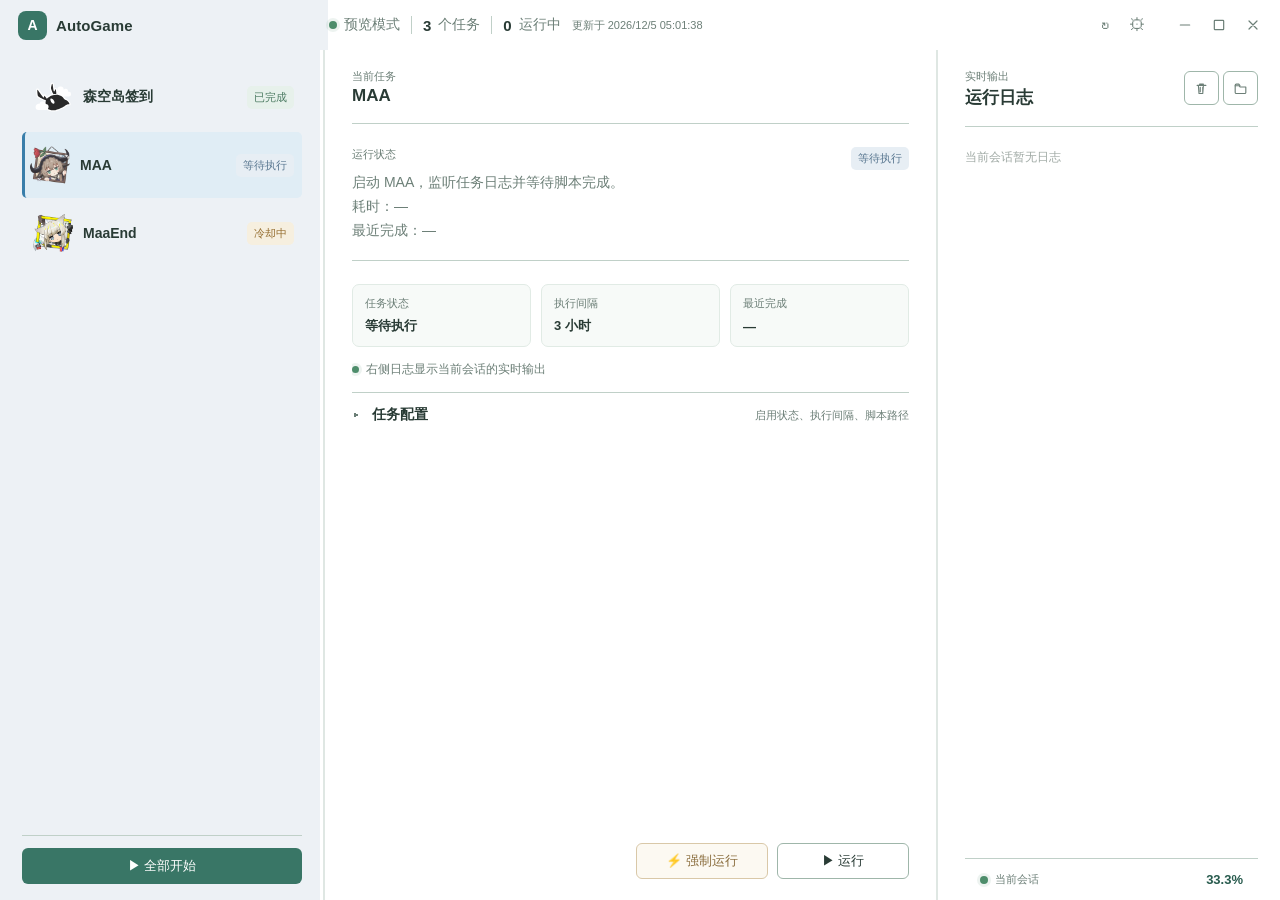
<file: autogame/desktop/ui/index.html>
<!doctype html>
<html lang="zh-CN">
  <head>
    <meta charset="utf-8" />
    <meta name="viewport" content="width=device-width, initial-scale=1" />
    <title>AutoGame</title>
    <link rel="stylesheet" href="app.css" />
  </head>
  <body>
    <div class="app-shell">
      <header class="window-chrome">
        <div class="window-brand pywebview-drag-region">
          <span class="window-brand-mark">A</span>
          <div class="window-brand-copy">
            <strong>AutoGame</strong>
          </div>
        </div>
        <div class="window-toolbar">
          <div class="header-summary">
            <span class="connection-status"><i class="status-dot"></i><span id="connectionText">正在连接</span></span>
            <span class="header-metric"><strong id="taskCount">0</strong> 个任务</span>
            <span class="header-metric"><strong id="runningCount">0</strong> 运行中</span>
            <span class="header-time" id="updatedAt">等待数据</span>
          </div>
        </div>
        <div class="window-drag-space pywebview-drag-region"></div>
        <div class="window-header-actions">
          <button class="icon-button toolbar-icon-button" id="reloadButton" title="重新加载配置" aria-label="重新加载配置">↻</button>
          <button class="icon-button toolbar-icon-button" id="settingsButton" title="设置" aria-label="设置">⚙</button>
        </div>
        <div class="window-actions">
          <button class="window-control" id="minimizeButton" title="最小化" aria-label="最小化"><svg viewBox="0 0 24 24" aria-hidden="true"><path d="M5 12h14" /></svg></button>
          <button class="window-control" id="maximizeButton" title="最大化" aria-label="最大化"><svg viewBox="0 0 24 24" aria-hidden="true"><rect x="5" y="5" width="14" height="14" rx="1" /></svg></button>
          <button class="window-control" id="closeButton" title="关闭" aria-label="关闭"><svg viewBox="0 0 24 24" aria-hidden="true"><path d="m6 6 12 12M18 6 6 18" /></svg></button>
        </div>
      </header>

      <aside class="task-sidebar panel">
        <div class="task-list" id="taskTable"></div>
        <div class="task-sidebar-footer">
          <button class="primary-button" id="topRunButton" title="强制开始全部启用任务（忽略冷却）" aria-label="强制开始全部启用任务（忽略冷却）">▶ 全部开始</button>
        </div>
      </aside>

      <div class="pane-resizer pane-resizer-sidebar" data-pane-resizer="sidebar" role="separator" aria-orientation="vertical" aria-label="调整任务列表宽度" tabindex="0"></div>

      <div class="main-column">
        <main class="workspace">

        <section class="detail-panel panel" id="tasksSection">
          <div class="panel-header">
            <div>
              <span class="eyebrow">当前任务</span>
              <h2 id="detailTitle">选择任务</h2>
            </div>
          </div>
          <div id="detailContent" class="detail-content detail-empty">请从左侧选择一个任务</div>
        </section>

        <div class="pane-resizer pane-resizer-logs" data-pane-resizer="logs" role="separator" aria-orientation="vertical" aria-label="调整日志栏宽度" tabindex="0"></div>

        <aside class="logs-panel panel" id="logsSection">
          <div class="panel-header">
            <div>
              <span class="eyebrow">实时输出</span>
              <h2>运行日志</h2>
            </div>
            <div class="log-actions">
              <button class="icon-button" id="clearLogsButton" title="清除显示" aria-label="清除显示"><svg class="ui-icon" viewBox="0 0 24 24" aria-hidden="true"><path d="M5 7h14M9 7V5h6v2m-8 0 1 13h6l1-13M10 10v7m4-7v7" /></svg></button>
              <button class="icon-button" id="openLogsFolderButton" title="打开日志文件夹" aria-label="打开日志文件夹"><svg class="ui-icon" viewBox="0 0 24 24" aria-hidden="true"><path d="M3.5 7.5h6l1.8 2h9.2v8.7a1.8 1.8 0 0 1-1.8 1.8H5.3a1.8 1.8 0 0 1-1.8-1.8z" /><path d="M3.5 7.5V6.8A1.8 1.8 0 0 1 5.3 5h4l1.8 2.5" /></svg></button>
            </div>
          </div>
          <div id="logsContent" class="log-list"></div>
          <div class="log-footer">
            <span><i class="status-dot"></i> 当前会话</span>
            <strong id="overallProgress">0%</strong>
          </div>
        </aside>
        </main>
      </div>

      <div class="resize-handles" aria-hidden="true">
        <div class="resize-handle resize-n" data-resize-edge="n"></div>
        <div class="resize-handle resize-e" data-resize-edge="e"></div>
        <div class="resize-handle resize-s" data-resize-edge="s"></div>
        <div class="resize-handle resize-w" data-resize-edge="w"></div>
        <div class="resize-handle resize-ne" data-resize-edge="ne"></div>
        <div class="resize-handle resize-se" data-resize-edge="se"></div>
        <div class="resize-handle resize-sw" data-resize-edge="sw"></div>
        <div class="resize-handle resize-nw" data-resize-edge="nw"></div>
      </div>

      <section class="settings-section hidden" id="settingsSection" aria-hidden="true">
        <div class="settings-backdrop"></div>
        <div class="settings-dialog" role="dialog" aria-modal="true" aria-labelledby="settingsTitle">
          <div class="panel-header">
            <div>
              <span class="eyebrow">应用偏好</span>
              <h2 id="settingsTitle">全局设置</h2>
            </div>
            <button class="icon-button" id="closeSettingsButton" title="关闭设置" aria-label="关闭设置">×</button>
          </div>
          <div class="settings-form">
            <div class="detail-field"><label>日志级别</label><select id="systemLogLevel"><option>DEBUG</option><option>INFO</option><option>WARNING</option><option>ERROR</option></select></div>
            <div class="detail-field"><label>超时时间（分钟）</label><input id="systemTimeout" type="number" min="1" step="1"></div>
            <div class="detail-field"><label>任务执行顺序</label><select id="systemTaskExecutionMode"><option value="parallel">并行</option><option value="sequential">串行（节省内存）</option></select></div>
            <div class="detail-field"><label>完成后动作</label><select id="systemCompletionAction"><option value="none">不执行</option><option value="sleep">睡眠</option><option value="hibernate">休眠</option><option value="shutdown">关机</option></select></div>
            <div class="detail-field"><label>完成动作延时（秒）</label><input id="systemDelay" type="number" min="0"></div>
            <label class="check-field"><input id="systemMuteDuringAutomation" type="checkbox"> <span>自动化运行时静音</span></label>
            <label class="check-field"><input id="systemServerChanEnabled" type="checkbox"> <span>发送 Server 酱通知</span><span class="field-help" tabindex="0" title="仅在全部运行时生效" aria-label="仅在全部运行时生效">?</span></label>
            <div class="detail-field full-field"><label>Server 酱 Key</label><div class="secret-input-wrap"><input id="systemSendKey" type="password" autocomplete="new-password" placeholder="未配置"><button class="field-icon-button" id="toggleServerKey" type="button" title="显示 Server 酱 Key" aria-label="显示 Server 酱 Key"></button></div></div>
          </div>
          <div class="settings-form schedule-form">
            <div class="full-field"><h3>定时自动化运行</h3><p>保存后会在 Windows 任务计划程序中创建每日任务，AutoGame 不必保持开启。</p></div>
            <div id="scheduleTimes" class="schedule-times full-field"></div>
            <div class="schedule-actions full-field"><button class="secondary-button" id="addScheduleTime" type="button">添加时间</button><button class="secondary-button" id="saveScheduleTimes" type="button">保存定时任务</button></div>
          </div>
          <div class="info-card">
            <p>任务和全局配置保存后会写入根目录 <code>config.yaml</code>，程序会校验、备份并重新加载。</p>
          </div>
          <div class="settings-actions">
            <button class="secondary-button" id="cancelSettingsButton">取消</button>
            <button class="primary-button" id="saveSystemConfigButton">保存设置</button>
          </div>
        </div>
      </section>
    </div>
    <div id="toast" class="toast"></div>
    <script src="app.js"></script>
  </body>
</html>
</file>
<file: autogame/desktop/ui/app.css>
:root {
  color-scheme: light;
  --background: #fff;
  --sidebar-background: #edf1f5;
  --panel: #fff;
  --panel-soft: #fff;
  --border: #c0d0c8;
  --border-strong: #9fb6aa;
  --text: #293b35;
  --muted-text: #6c7f77;
  --accent: #397666;
  --accent-dark: #285b4e;
  --accent-soft: #d8e9e1;
  --selection: #397eaa;
  --selection-soft: #e0edf5;
  --green: #4e8d6b;
  --yellow: #b0803b;
  --red: #b4655e;
  --blue: #4c7891;
}

* { box-sizing: border-box; }

html, body { width: 100%; height: 100%; overflow: hidden; }

body {
  margin: 0;
  min-width: 960px;
  min-height: 620px;
  color: var(--text);
  background: var(--background);
  font: 14px "Microsoft YaHei", "Segoe UI", sans-serif;
}

button, input, select { font: inherit; }
button { cursor: pointer; }

.app-shell {
  --sidebar-width: 25%;
  --logs-width: 35%;
  --pane-resizer-size: 8px;
  display: grid;
  width: 100%;
  height: 100vh;
  min-height: 0;
  grid-template-columns: minmax(220px, var(--sidebar-width)) var(--pane-resizer-size) minmax(0, 1fr);
  grid-template-rows: 50px minmax(0, 1fr);
}

.main-column {
  display: grid;
  grid-column: 3;
  grid-row: 2;
  min-width: 0;
  min-height: 0;
  grid-template-rows: minmax(0, 1fr);
}

.window-chrome {
  display: flex;
  grid-column: 1 / -1;
  grid-row: 1;
  align-items: center;
  gap: 16px;
  padding: 0 10px 0 18px;
  color: var(--text);
  background: linear-gradient(90deg, var(--sidebar-background) 0 calc(var(--sidebar-width) + var(--pane-resizer-size)), #fff calc(var(--sidebar-width) + var(--pane-resizer-size)) 100%);
  user-select: none;
}
.window-brand { display: flex; flex: 0 0 calc(var(--sidebar-width) - 18px); align-items: center; gap: 9px; min-width: 190px; }
.window-brand-mark {
  display: grid;
  place-items: center;
  width: 29px;
  height: 29px;
  color: #fff;
  background: var(--accent);
  border-radius: 8px;
  font-size: 14px;
  font-weight: 700;
}
.window-brand-copy { display: grid; gap: 1px; }
.window-brand-copy strong { font-size: 15px; letter-spacing: .1px; }
.window-brand-copy span { color: var(--muted-text); font-size: 10px; }
.window-drag-space { flex: 1; align-self: stretch; order: 3; }
.window-toolbar { display: flex; align-items: center; gap: 10px; order: 2; }
.window-toolbar .header-summary { gap: 11px; margin-left: 0; }
.window-toolbar .header-metric { padding-left: 11px; }
.window-header-actions { display: flex; align-items: center; gap: 2px; order: 4; }
.window-actions { display: flex; align-items: center; align-self: stretch; order: 5; }
.window-control {
  position: relative;
  display: grid;
  place-items: center;
  width: 34px;
  height: 100%;
  padding: 0;
  color: var(--muted-text);
  background: transparent;
  border: 0;
  font-size: 0;
  line-height: 1;
}
.window-control:hover { color: var(--text); background: #dce9e2; }
.window-control.close-control:hover { color: #fff; background: #b4655e; }
.window-control svg, .ui-icon {
  display: block;
  width: 16px;
  height: 16px;
  fill: none;
  stroke: currentColor;
  stroke-width: 1.8;
  stroke-linecap: round;
  stroke-linejoin: round;
}
.ui-icon { width: 15px; height: 15px; }

.app-header {
  display: flex;
  align-items: center;
  gap: 18px;
  padding: 0 24px;
  background: #fff;
  border-bottom: 1px solid var(--border);
}

.brand-copy span, .eyebrow { color: var(--muted-text); font-size: 11px; }

.header-summary { display: flex; align-items: center; gap: 18px; margin-left: 2px; color: var(--muted-text); }
.connection-status, .header-metric { display: inline-flex; align-items: center; gap: 7px; white-space: nowrap; }
.header-metric { padding-left: 18px; border-left: 1px solid var(--border); }
.header-metric strong { color: var(--text); font-size: 15px; }
.header-time { color: var(--muted-text); font-size: 11px; white-space: nowrap; }
.header-actions { display: flex; align-items: center; gap: 9px; margin-left: auto; }

.workspace {
  --logs-width: 35%;
  display: grid;
  min-height: 0;
  grid-template-columns: minmax(390px, 1fr) var(--pane-resizer-size) minmax(270px, var(--logs-width));
  gap: 0;
  padding: 0 22px 0 24px;
  background: #fff;
}

.panel {
  display: flex;
  min-width: 0;
  min-height: 0;
  flex-direction: column;
  overflow: hidden;
  background: transparent;
  border: 0;
  border-radius: 0;
  box-shadow: none;
}

.task-sidebar { grid-column: 1; grid-row: 2; padding: 0 18px 0 22px; background: var(--sidebar-background); }
.detail-panel { grid-column: 1; padding: 0 24px 0 0; background: #fff; }
.logs-panel { grid-column: 3; padding-left: 24px; }

.pane-resizer {
  position: relative;
  z-index: 4;
  min-width: 0;
  background: transparent;
  cursor: col-resize;
  touch-action: none;
}
.pane-resizer::before {
  position: absolute;
  top: 0;
  bottom: 0;
  left: 50%;
  width: 1px;
  background: var(--border);
  content: "";
  transform: translateX(-50%);
  transition: width .12s, background .12s, box-shadow .12s;
}
.pane-resizer:hover::before, .pane-resizer:focus-visible::before, body.is-pane-resizing .pane-resizer::before {
  width: 3px;
  background: var(--accent);
  box-shadow: 0 0 0 2px var(--accent-soft);
}
.pane-resizer:focus-visible { outline: 2px solid var(--accent); outline-offset: -2px; }
.pane-resizer-sidebar { grid-column: 2; grid-row: 2; }
.pane-resizer-logs { grid-column: 2; grid-row: 1; }

.column-header, .panel-header, .sidebar-footer, .log-footer {
  display: flex;
  align-items: center;
  justify-content: space-between;
  gap: 12px;
}

.column-header, .panel-header { padding: 17px 0; border-bottom: 1px solid var(--border); }
.column-header h2, .panel-header h2 { margin: 2px 0 0; font-size: 17px; font-weight: 600; }
.count-label { color: var(--muted-text); font-size: 12px; }

.task-list { flex: 1; min-height: 0; padding: 14px 0; overflow-y: auto; }
.task-sidebar-footer { padding: 12px 0 16px; color: var(--muted-text); border-top: 1px solid var(--border); font-size: 11px; }
.task-sidebar-footer .primary-button, .task-sidebar-footer .stop-button { width: 100%; min-height: 32px; }
.task-item {
  display: flex;
  align-items: center;
  justify-content: space-between;
  gap: 8px;
  min-height: 66px;
  margin-bottom: 2px;
  padding: 9px 8px;
  background: transparent;
  border: 0;
  border-left: 3px solid transparent;
  border-radius: 5px;
  transition: background .15s, border-color .15s;
}
.task-item:hover { background: var(--panel-soft); }
.task-item.selected { padding-left: 5px; background: var(--selection-soft); border-left-color: var(--selection); }
.task-item-main { display: flex; align-items: center; gap: 10px; min-width: 0; }
.task-icon {
  display: grid;
  flex: 0 0 auto;
  place-items: center;
  width: 40px;
  height: 40px;
  color: var(--accent-dark);
  background: transparent;
  border-radius: 8px;
  font-weight: 700;
  overflow: hidden;
}
.task-icon-image { display: block; width: 100%; height: 100%; object-fit: contain; }
.task-item-copy { display: grid; gap: 4px; min-width: 0; }
.task-item-copy strong { overflow: hidden; text-overflow: ellipsis; white-space: nowrap; }
.task-item-side { display: grid; justify-items: end; gap: 4px; flex: 0 0 auto; }
.task-item-actions { display: flex; gap: 1px; }
.task-item-actions button, .text-button {
  padding: 3px 5px;
  color: var(--muted-text);
  background: transparent;
  border: 0;
  border-radius: 4px;
  font-size: 12px;
}
.task-item-actions button:hover, .text-button:hover { color: var(--accent-dark); background: #dce9e2; }
.sidebar-footer { min-height: 48px; margin-top: auto; padding: 10px 0; color: var(--muted-text); border-top: 1px solid var(--border); font-size: 11px; }
.text-button { color: var(--accent-dark); font-size: 12px; }

.detail-content { display: flex; min-height: 0; flex: 1; flex-direction: column; padding: 21px 0; overflow-y: auto; }
.detail-empty { display: grid; place-items: center; flex: 1; color: var(--muted-text); text-align: center; }
.detail-overview { display: flex; align-items: flex-start; justify-content: space-between; gap: 18px; margin-bottom: 23px; padding-bottom: 18px; border-bottom: 1px solid var(--border); }
.detail-overview p { max-width: 510px; margin: 9px 0 0; color: var(--muted-text); line-height: 1.7; }
.detail-overview .status-badge { margin-top: 2px; }
.task-overview-stats { display: grid; grid-template-columns: repeat(3, minmax(0, 1fr)); gap: 10px; margin: 0 0 14px; }
.overview-stat { display: grid; gap: 6px; min-width: 0; padding: 11px 12px; background: #f7faf8; border: 1px solid #e1ebe5; border-radius: 7px; }
.overview-stat span { color: var(--muted-text); font-size: 11px; }
.overview-stat strong { overflow: hidden; color: var(--text); font-size: 13px; text-overflow: ellipsis; white-space: nowrap; }
.overview-hint { display: flex; align-items: center; gap: 7px; margin: 0 0 12px; color: var(--muted-text); font-size: 12px; }
.overview-hint .status-dot { width: 7px; height: 7px; }
.config-section { margin-top: 2px; border-top: 1px solid var(--border); }
.config-section summary { display: flex; align-items: center; justify-content: space-between; gap: 12px; padding: 13px 0; color: var(--text); cursor: pointer; list-style: none; }
.config-section summary::-webkit-details-marker { display: none; }
.config-section summary::before { flex: 0 0 auto; color: var(--muted-text); content: "▸"; font-size: 16px; }
.config-section[open] summary::before { content: "▾"; }
.config-section summary > span:first-of-type { margin-right: auto; font-weight: 600; }
.config-summary { color: var(--muted-text); font-size: 11px; }
.config-section-body { padding: 1px 0 2px; }
.detail-field { display: grid; gap: 7px; margin-bottom: 17px; }
.detail-field label { color: var(--muted-text); font-size: 12px; }
.detail-field input, .detail-field select {
  width: 100%;
  padding: 10px 11px;
  color: var(--text);
  background: var(--panel-soft);
  border: 1px solid var(--border);
  border-radius: 6px;
  outline: none;
}
.detail-field input:focus, .detail-field select:focus { border-color: var(--accent); box-shadow: 0 0 0 3px #8d77691a; }
.detail-save-row { display: flex; justify-content: flex-end; margin-top: 4px; }
.detail-save-row #detailSave { min-width: 160px; }
.detail-actions {
  display: flex;
  align-items: center;
  justify-content: flex-end;
  gap: 12px;
  margin-top: auto;
  padding-top: 24px;
}
.detail-run-actions {
  display: flex;
  gap: 9px;
}
.detail-actions button { flex: 0 0 auto; min-width: 132px; }
.detail-actions button:disabled { cursor: not-allowed; opacity: .45; }
.info-card { margin-top: 18px; padding: 11px 14px; color: var(--muted-text); background: var(--panel-soft); border: 0; border-left: 3px solid #b8d1c4; border-radius: 0; line-height: 1.7; }
.info-card strong { color: var(--text); }
.info-card p { margin: 0 0 7px; }
.info-card p:last-child { margin-bottom: 0; }
.info-card code { padding: 2px 5px; color: var(--accent-dark); background: var(--accent-soft); border-radius: 4px; }

.log-actions { display: flex; align-items: center; gap: 4px; }
.log-list {
  flex: 1;
  min-height: 0;
  margin: 0;
  padding: 16px 0;
  overflow: auto;
  background: #fff;
  font: 12px/1.7 Consolas, "Microsoft YaHei", monospace;
}
.log-line {
  display: grid;
  grid-template-columns: 150px 58px minmax(0, 1fr);
  align-items: baseline;
  gap: 8px;
  min-height: 25px;
  padding: 2px 0;
}
.log-time { color: #89928e; white-space: nowrap; }
.log-level { justify-self: start; padding: 1px 5px; border-radius: 4px; font-size: 11px; font-weight: 700; line-height: 1.4; }
.log-message { min-width: 0; color: #4c5c56; overflow-wrap: anywhere; }
.log-component { margin-right: 7px; color: #8a9691; }
.log-info { color: #4c7891; background: #edf4f8; }
.log-debug { color: #767d89; background: #f0f2f4; }
.log-warning, .log-warn { color: #9a702c; background: #faf1df; }
.log-error, .log-critical { color: #a55350; background: #fae8e7; }
.log-success { color: #4d7c63; background: #e7f1eb; }
.log-line:has(.log-error) .log-message, .log-line:has(.log-critical) .log-message { color: #a55350; }
.log-line:has(.log-warning) .log-message, .log-line:has(.log-warn) .log-message { color: #8f6a30; }
.log-line:has(.log-success) .log-message { color: #4d7c63; }
.log-list:empty::before {
  display: block;
  padding: 4px 0;
  color: #a0aaa5;
  content: "当前会话暂无日志";
}
.log-footer { min-height: 42px; padding: 9px 15px; color: var(--muted-text); border-top: 1px solid var(--border); font-size: 11px; }
.log-footer span { display: inline-flex; align-items: center; gap: 7px; }
.log-footer strong { color: var(--accent-dark); font-size: 13px; }

.resize-handles {
  position: fixed;
  z-index: 30;
  inset: 0;
  pointer-events: none;
}
.resize-handle {
  position: absolute;
  pointer-events: auto;
}
.resize-n, .resize-s { left: 10px; right: 10px; height: 7px; }
.resize-n { top: 0; cursor: ns-resize; }
.resize-s { bottom: 0; cursor: ns-resize; }
.resize-e, .resize-w { top: 10px; bottom: 10px; width: 7px; }
.resize-e { right: 0; cursor: ew-resize; }
.resize-w { left: 0; cursor: ew-resize; }
.resize-ne, .resize-se, .resize-sw, .resize-nw { width: 12px; height: 12px; }
.resize-ne { top: 0; right: 0; cursor: nesw-resize; }
.resize-se { right: 0; bottom: 0; cursor: nwse-resize; }
.resize-sw { bottom: 0; left: 0; cursor: nesw-resize; }
.resize-nw { top: 0; left: 0; cursor: nwse-resize; }
body.is-resizing, body.is-resizing * { user-select: none !important; }
body.is-pane-resizing, body.is-pane-resizing * { cursor: col-resize !important; user-select: none !important; }

.status-dot { display: inline-block; width: 8px; height: 8px; border-radius: 50%; background: var(--green); box-shadow: 0 0 0 3px #6e9b831f; }
.status-badge { display: inline-flex; align-items: center; padding: 4px 7px; border-radius: 5px; font-size: 11px; white-space: nowrap; }
.status-badge.status-green { color: #4d7c63; background: #e7f1eb; }
.status-badge.status-yellow { color: #956e30; background: #f6efdf; }
.status-badge.status-red { color: #9e5b57; background: #f8e8e6; }
.status-badge.status-gray { color: #777571; background: #efeeeb; }
.status-badge.status-blue { color: #597790; background: #e7eef4; }

.primary-button, .secondary-button, .icon-button {
  min-height: 34px;
  padding: 8px 14px;
  color: var(--text);
  border: 1px solid transparent;
  border-radius: 6px;
  font-size: 13px;
}
.primary-button { color: #fff; background: var(--accent); }
.primary-button:hover { background: var(--accent-dark); }
.stop-button { color: #fff; background: #b4655e; border: 1px solid transparent; border-radius: 6px; }
.stop-button:hover { background: #984f49; }
.secondary-button, .icon-button { background: var(--panel); border-color: var(--border-strong); }
.secondary-button:hover, .icon-button:hover { background: var(--panel-soft); border-color: var(--accent); }
.force-button { color: #8a6d3d; background: #fcf9f2; border-color: #d9c8a8; }
.force-button:hover { color: #73582e; background: #f7f0e2; border-color: #bda579; }
.icon-button { min-width: 34px; padding: 6px 9px; color: var(--muted-text); font-size: 17px; }
.toolbar-icon-button { min-width: 30px; padding: 6px 5px; background: transparent; border-color: transparent; }
.toolbar-icon-button:hover { background: #eef4f1; border-color: transparent; }

.settings-section { position: fixed; z-index: 10; inset: 0; }
.settings-backdrop { position: absolute; inset: 0; background: #332c2780; backdrop-filter: blur(2px); }
.settings-dialog {
  position: relative;
  z-index: 1;
  width: min(620px, calc(100vw - 44px));
  max-height: calc(100vh - 44px);
  margin: 22px auto;
  overflow: auto;
  background: var(--panel);
  border: 1px solid var(--border);
  border-radius: 10px;
  box-shadow: 0 18px 60px #2a211b33;
}
.settings-dialog .panel-header { padding: 17px 22px; }
.settings-form { display: grid; grid-template-columns: minmax(0, 1fr); gap: 16px; padding: 20px 22px 0; }
.schedule-form { padding-top: 12px; }
.schedule-form h3 { margin: 0 0 6px; font-size: 15px; }
.schedule-form p { margin: 0; color: var(--muted-text); font-size: 12px; }
.schedule-times { display: grid; gap: 8px; }
.schedule-time-row { display: flex; align-items: center; gap: 8px; }
.schedule-time-row input { width: 150px; }
.schedule-actions { display: flex; gap: 8px; }
.check-field { display: flex; align-items: center; gap: 7px; color: var(--text); font-size: 13px; }
.check-field input { accent-color: var(--accent); }
.field-help { display: inline-grid; place-items: center; width: 15px; height: 15px; margin-left: 1px; color: var(--muted-text); border: 1px solid var(--border-strong); border-radius: 50%; font-size: 10px; line-height: 1; cursor: help; }
.field-help:focus-visible { outline: 2px solid var(--accent); outline-offset: 2px; }
.secret-input-wrap { display: flex; min-width: 0; }
.secret-input-wrap input { min-width: 0; flex: 1; border-radius: 6px 0 0 6px !important; }
.field-icon-button { display: inline-grid; flex: 0 0 38px; place-items: center; min-height: 36px; padding: 6px; color: var(--muted-text); background: var(--panel); border: 1px solid var(--border-strong); border-left: 0; border-radius: 0 6px 6px 0; cursor: pointer; }
.field-icon-button:hover { color: var(--text); background: var(--panel-soft); }
.field-icon-button:focus-visible { z-index: 1; outline: 2px solid var(--accent); outline-offset: -2px; }
.full-field { grid-column: 1 / -1; }
.settings-actions { display: flex; justify-content: flex-end; gap: 9px; padding: 0 22px 20px; }
.hidden { display: none !important; }

.toast {
  position: fixed;
  right: 24px;
  bottom: 24px;
  z-index: 20;
  max-width: 360px;
  padding: 11px 15px;
  color: var(--text);
  background: var(--panel);
  border: 1px solid var(--border);
  border-radius: 7px;
  box-shadow: 0 8px 24px #3d302522;
  opacity: 0;
  pointer-events: none;
  transform: translateY(10px);
  transition: .2s;
}
.toast.visible { opacity: 1; transform: translateY(0); }

@media (max-width: 1120px) {
  .app-header { gap: 14px; padding: 0 16px; }
  .header-summary { gap: 10px; }
  .header-metric { padding-left: 10px; }
  .app-shell { --sidebar-width: 210px; --logs-width: 260px; grid-template-columns: minmax(190px, var(--sidebar-width)) var(--pane-resizer-size) minmax(0, 1fr); }
  .main-column { grid-template-rows: minmax(0, 1fr); }
  .task-sidebar { padding-left: 14px; padding-right: 12px; }
  .window-brand { flex-basis: 210px; }
  .window-chrome { background: linear-gradient(90deg, var(--sidebar-background) 0 calc(var(--sidebar-width) + var(--pane-resizer-size)), #fff calc(var(--sidebar-width) + var(--pane-resizer-size)) 100%); }
  .workspace { --logs-width: 260px; grid-template-columns: minmax(330px, 1fr) var(--pane-resizer-size) minmax(260px, var(--logs-width)); padding: 0 12px 0 16px; }
  .detail-panel { padding: 0 16px 0 0; }
  .logs-panel { padding-left: 16px; }
}
</file>
